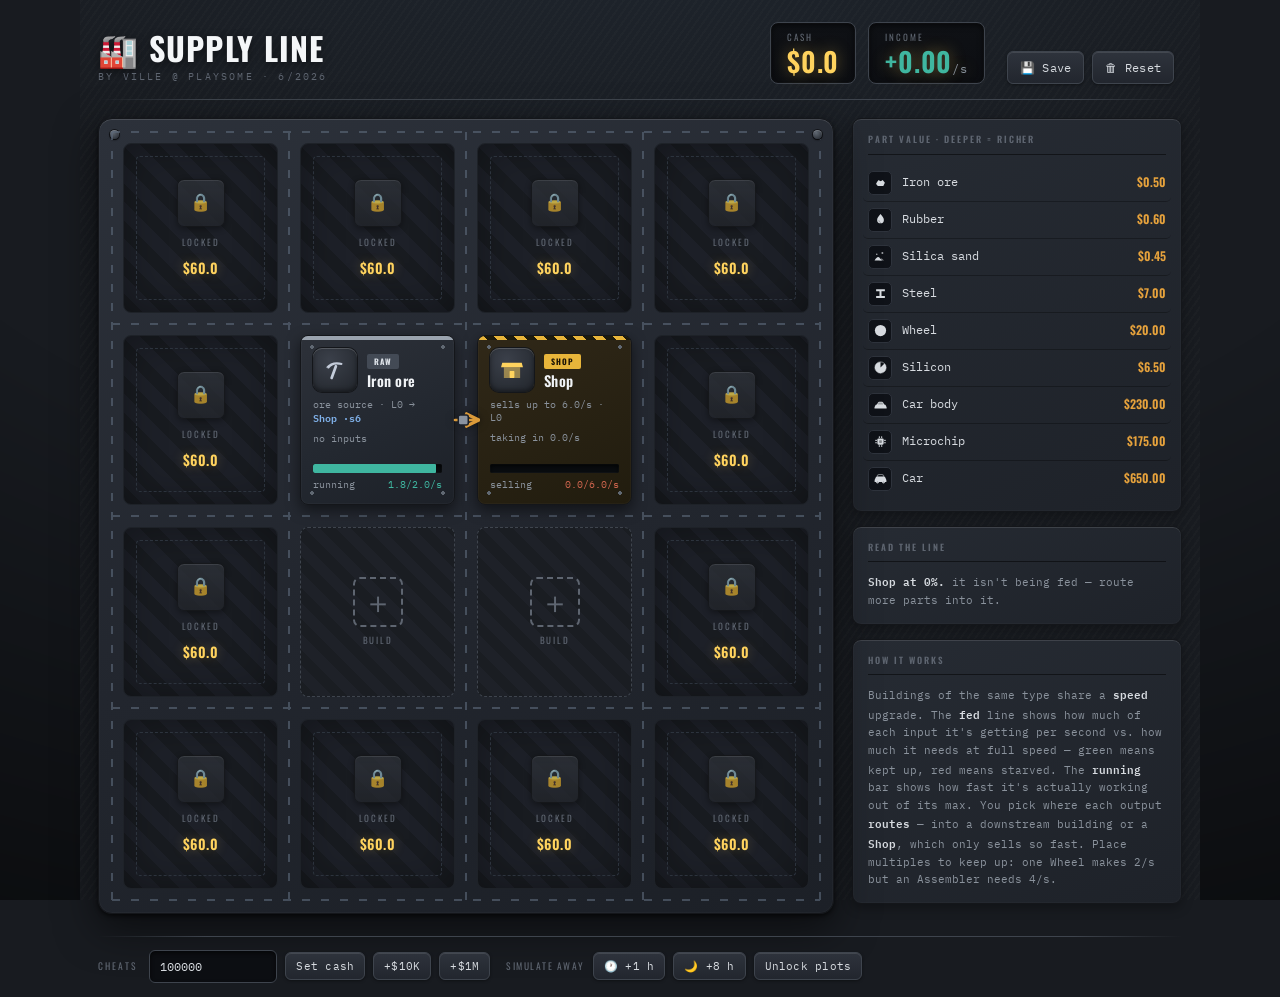
<file: index.html>
<!DOCTYPE html>
<html lang="en">
<head>
<meta charset="utf-8">
<meta name="viewport" content="width=device-width, initial-scale=1">
<title>SUPPLY LINE — idle prototype</title>
<link rel="preconnect" href="https://fonts.googleapis.com">
<link rel="preconnect" href="https://fonts.gstatic.com" crossorigin>
<link href="https://fonts.googleapis.com/css2?family=Anton&family=IBM+Plex+Mono:wght@400;500;600&family=Oswald:wght@400;500;600;700&display=swap" rel="stylesheet">
<link rel="stylesheet" href="css/style.css">
</head>
<body>
  <div class="topbar">
    <div><h1>🏭 Supply Line</h1><div class="sub">By Ville @ Playsome · 6/2026</div></div>
    <div class="readout">
      <div class="stat"><div class="k">Cash</div><div class="v">$<span id="cash">0</span></div></div>
      <div class="stat"><div class="k">Income</div><div class="v"><span id="rate">0</span><small>/s</small></div></div>
    </div>
    <div class="away"><button id="btn-save">💾 Save</button><button id="btn-reset">🗑 Reset</button><span id="save-status" class="save-flash"></span></div>
  </div>

  <div class="wrap">
    <div>
      <div class="gridwrap"><svg id="roads"></svg><div class="grid" id="grid"></div><svg id="routes"></svg><svg id="trucks"></svg></div>
    </div>
    <div>
      <div class="panel"><h2>Part value · deeper = richer</h2><div class="pl" id="parts"></div></div>
      <div class="panel"><h2>Read the line</h2><div class="hint" id="bottleneck">—</div></div>
      <div class="panel"><h2>How it works</h2><div class="hint">Buildings of the same type share a <b>speed</b> upgrade. The <b>fed</b> line shows how much of each input it's getting per second vs. how much it needs at full speed — green means kept up, red means starved. The <b>running</b> bar shows how fast it's actually working out of its max. You pick where each output <b>routes</b> — into a downstream building or a <b>Shop</b>, which only sells so fast. Place multiples to keep up: one Wheel makes 2/s but an Assembler needs 4/s.</div></div>
    </div>
  </div>

  <div id="hint" class="modehint" hidden></div>
  <div id="menu" class="ctxmenu" hidden></div>
  <div class="cheats">
    <div class="cheat-title">Cheats</div>
    <input id="cheat-cash" type="number" min="0" step="1000" value="100000">
    <button id="cheat-set-cash">Set cash</button>
    <button id="cheat-add-10k">+$10K</button>
    <button id="cheat-add-1m">+$1M</button>
    <span class="cheat-subtitle">Simulate away</span>
    <button id="away1">🕐 +1 h</button>
    <button id="away8">🌙 +8 h</button>
    <button id="cheat-unlock">Unlock plots</button>
  </div>

  <script type="module" src="js/main.js"></script>
</body>
</html>
</file>
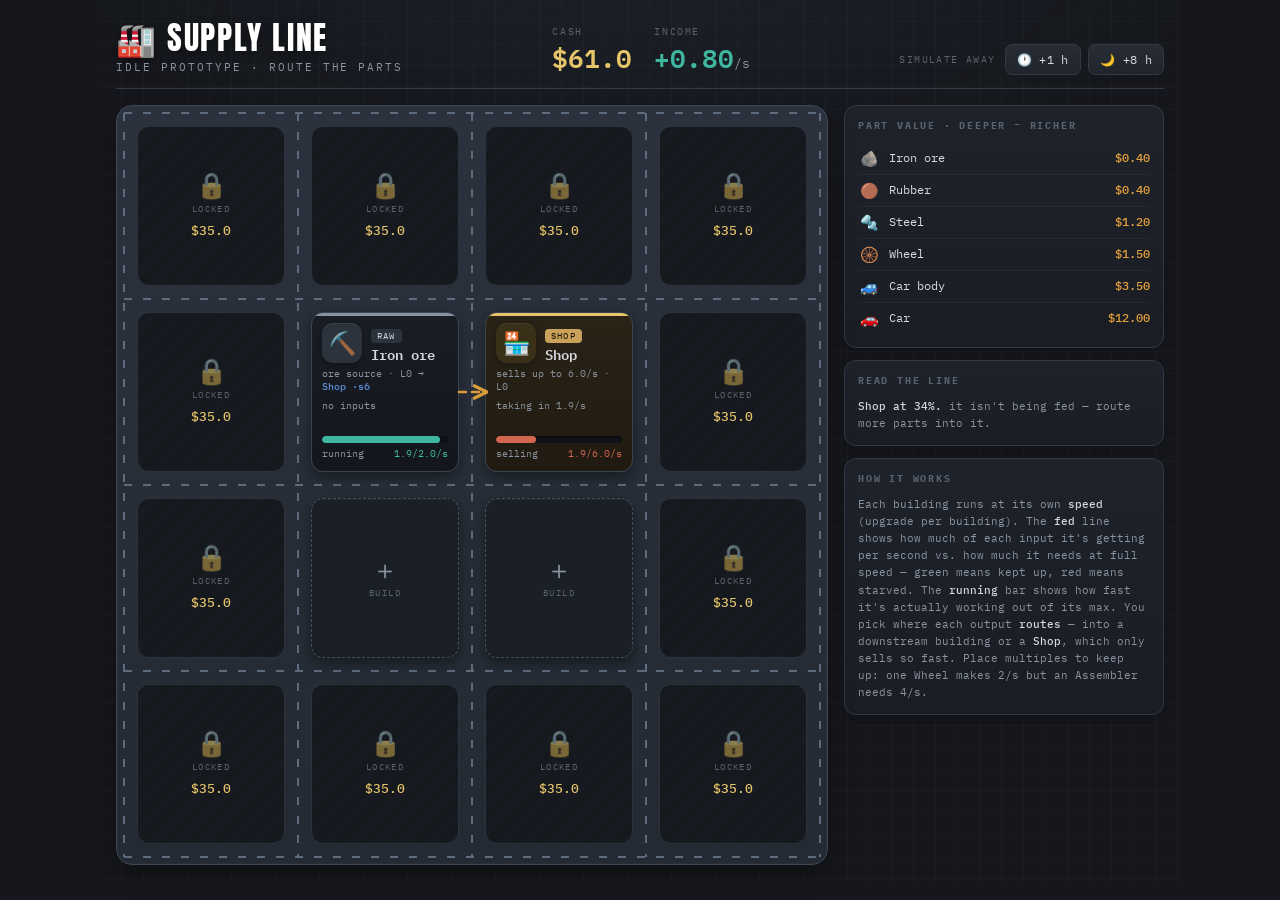
<file: supply-line.html>
<!DOCTYPE html>
<html lang="en">
<head>
<meta charset="utf-8">
<meta name="viewport" content="width=device-width, initial-scale=1">
<title>SUPPLY LINE — idle prototype</title>
<link rel="preconnect" href="https://fonts.googleapis.com">
<link rel="preconnect" href="https://fonts.gstatic.com" crossorigin>
<link href="https://fonts.googleapis.com/css2?family=Anton&family=IBM+Plex+Mono:wght@400;500;600&display=swap" rel="stylesheet">
<style>
  :root{--bg:#15171c;--panel:#1d2129;--panel2:#232831;--line:#333a45;--ink:#d6dae0;--dim:#8a93a0;--faint:#5b636f;
    --amber:#e6a23c;--teal:#3fb6a0;--red:#d2664f;--blue:#5b8fd6;--gold:#e6c46a;--mono:'IBM Plex Mono',ui-monospace,Menlo,monospace;}
  *{box-sizing:border-box}
  html,body{margin:0;background:var(--bg);color:var(--ink);font-family:var(--mono);font-size:14px;line-height:1.4}
  body{padding:16px;max-width:1080px;margin:0 auto;
    background-color:var(--bg);
    background-image:radial-gradient(900px 520px at 50% -140px,rgba(90,120,160,.12),transparent 68%),
      linear-gradient(transparent 95%,rgba(255,255,255,.02) 95%),linear-gradient(90deg,transparent 95%,rgba(255,255,255,.02) 95%);
    background-size:auto,22px 22px,22px 22px;}
  h1{font-family:'Anton',sans-serif;font-weight:400;letter-spacing:.05em;font-size:32px;margin:0;color:#fff;text-transform:uppercase;text-shadow:0 2px 10px rgba(0,0,0,.4)}
  .sub{color:var(--dim);font-size:11px;letter-spacing:.18em;text-transform:uppercase;margin-top:-1px}
  .topbar{display:flex;justify-content:space-between;align-items:flex-end;border-bottom:1px solid var(--line);padding-bottom:13px;margin-bottom:16px;gap:16px;flex-wrap:wrap}
  .readout{display:flex;gap:22px;align-items:flex-end}
  .stat .k{font-size:10px;letter-spacing:.16em;text-transform:uppercase;color:var(--faint)}
  .stat .v{font-size:26px;font-weight:600;color:var(--gold)}
  .stat .v small{font-size:13px;color:var(--dim);font-weight:400}
  .away{display:flex;gap:7px;align-items:center}
  .away .lbl{font-size:10px;letter-spacing:.14em;text-transform:uppercase;color:var(--faint);margin-right:2px}
  button{font-family:var(--mono);cursor:pointer;border:1px solid var(--line);background:linear-gradient(180deg,#272c35,#1f242d);color:var(--ink);
    padding:7px 11px;border-radius:7px;font-size:12px;letter-spacing:.03em;transition:transform .1s,border-color .1s,filter .1s}
  button:hover{border-color:var(--dim);filter:brightness(1.13)} button:active{transform:translateY(1px)}
  button:disabled{opacity:.32;cursor:not-allowed;filter:none}
  button.go{border-color:var(--teal);color:var(--teal)} button.route{border-color:var(--blue);color:var(--blue)}
  .wrap{display:grid;grid-template-columns:1fr 320px;gap:16px;align-items:start}
  @media(max-width:780px){.wrap{grid-template-columns:1fr}}
  .gridwrap{position:relative;padding:20px;border-radius:16px;border:1px solid #3c4655;
    background:linear-gradient(180deg,#2b323d,#242a33);box-shadow:0 8px 22px rgba(0,0,0,.35),0 0 0 1px rgba(255,255,255,.02) inset}
  #roads{position:absolute;top:0;left:0;width:100%;height:100%;pointer-events:none;z-index:0}
  #routes{position:absolute;top:0;left:0;width:100%;height:100%;pointer-events:none;z-index:2}
  .flow{stroke-dasharray:7 6;animation:flow .85s linear infinite}
  @keyframes flow{to{stroke-dashoffset:-13}}
  .grid{display:grid;grid-template-columns:repeat(4,1fr);gap:26px;position:relative;z-index:1}
  .slot{position:relative;min-height:160px;border:1px solid #3a4350;border-radius:12px;padding:10px;cursor:pointer;
    background:linear-gradient(180deg,#191d24,#13161c);display:flex;flex-direction:column;gap:5px;overflow:hidden;
    box-shadow:0 1px 0 rgba(255,255,255,.04) inset,0 5px 14px rgba(0,0,0,.4);transition:transform .12s,border-color .12s,box-shadow .12s,opacity .12s}
  .slot:hover{transform:translateY(-2px);border-color:var(--dim);box-shadow:0 1px 0 rgba(255,255,255,.05) inset,0 10px 22px rgba(0,0,0,.35)}
  .slot.sel{border-color:var(--amber);box-shadow:0 0 0 1px var(--amber) inset,0 0 0 3px rgba(230,162,60,.16),0 10px 22px rgba(0,0,0,.35)}
  .slot.valid{border-color:var(--blue);box-shadow:0 0 0 1px var(--blue) inset,0 0 0 3px rgba(91,143,214,.18);cursor:crosshair}
  .slot.dim{opacity:.3;filter:saturate(.55)}
  .slot.shop{background:linear-gradient(180deg,#2a2316,#201a11)}
  .stripe{position:absolute;top:0;left:0;right:0;height:3px}
  .hd{display:flex;align-items:center;gap:9px}
  .ico{width:40px;height:40px;flex:0 0 40px;border-radius:11px;display:flex;align-items:center;justify-content:center;font-size:22px;
    box-shadow:0 1px 0 rgba(255,255,255,.07) inset,0 2px 6px rgba(0,0,0,.3)}
  .ttl{min-width:0}
  .tag{font-size:8.5px;letter-spacing:.14em;text-transform:uppercase;padding:1px 6px;border-radius:4px;display:inline-block}
  .tag.d0{color:#cdd6df;background:#2c333d}.tag.d1{color:#0f1a18;background:#3fb6a0}.tag.d2{color:#1f1408;background:#cf9244}.tag.d3{color:#1a1305;background:#e6a23c}.tag.shop{color:#1a1305;background:#caa15a}
  .nm{font-weight:600;font-size:13.5px;line-height:1.15;margin-top:2px;white-space:nowrap;overflow:hidden;text-overflow:ellipsis}
  .lvl{font-size:9.5px;color:var(--dim);line-height:1.35}
  .lvl b{color:var(--blue);font-weight:500}.lvl b.un{color:var(--red)}
  .feed{font-size:10px;line-height:1.3;color:var(--dim)}
  .barwrap{margin-top:auto}
  .bar{height:7px;border-radius:4px;background:#0e1116;overflow:hidden;box-shadow:0 1px 1px rgba(0,0,0,.4) inset}
  .bar>i{display:block;height:100%;border-radius:4px;transition:width .2s,background .2s}
  .loadpct{font-size:10px;color:var(--dim);display:flex;justify-content:space-between;margin-top:4px}
  .slot.empty{align-items:center;justify-content:center;gap:5px;border-style:dashed;border-color:#454f5e;background:#1b2027;color:var(--faint)}
  .slot.empty:hover{border-color:var(--blue);background:#1f2733;transform:none}
  .slot.locked{align-items:center;justify-content:center;gap:6px;border-style:solid;border-color:#2c333d;
    background:repeating-linear-gradient(135deg,#15181d,#15181d 9px,#171b21 9px,#171b21 18px);color:var(--faint);box-shadow:none}
  .slot.locked:hover{border-color:var(--amber);background:repeating-linear-gradient(135deg,#191c22,#191c22 9px,#1d2128 9px,#1d2128 18px);transform:none}
  .lockico{font-size:25px;line-height:1;opacity:.55;filter:grayscale(.4)}
  .slot.locked:hover .lockico{opacity:.85}
  .lockcost{font-family:var(--mono);font-size:13px;font-weight:500;color:var(--gold)}
  .plus{font-size:26px;line-height:1;color:var(--dim)}
  .elbl{font-size:9px;letter-spacing:.16em;text-transform:uppercase}
  .cool{position:absolute;inset:0;background:rgba(20,22,27,.85);display:flex;align-items:center;justify-content:center;font-size:11px;letter-spacing:.1em;color:var(--blue)}
  .panel{border:1px solid var(--line);border-radius:12px;background:linear-gradient(180deg,#1e222a,#1a1d24);padding:13px;margin-bottom:12px;box-shadow:0 4px 12px rgba(0,0,0,.2)}
  .panel h2{font-size:10px;letter-spacing:.18em;text-transform:uppercase;color:var(--faint);margin:0 0 10px}
  .prow{display:flex;align-items:center;gap:9px;padding:5px 0;border-bottom:1px solid rgba(255,255,255,.045);font-size:12px}
  .prow:last-child{border-bottom:0}
  .pemoji{width:22px;text-align:center;font-size:15px}.pname{flex:1}.prow .pv{color:var(--amber);font-weight:500}
  .hint{font-size:11px;color:var(--dim);line-height:1.55}.hint b{color:var(--ink);font-weight:500}
  .placegrid{display:flex;flex-wrap:wrap;gap:8px}
  .placegrid.col{flex-direction:column;flex-wrap:nowrap;gap:6px}
  .placebtn{text-align:left;display:flex;flex-direction:column;gap:3px;min-width:138px;border-radius:8px;padding:8px 10px}
  .placebtn .pemoji{display:inline-block;width:auto;font-size:13px;margin-right:3px}
  .placebtn .pc{font-size:12px;color:var(--dim);letter-spacing:.01em}
  .ctxmenu{position:fixed;z-index:50;min-width:212px;max-width:300px;display:flex;flex-direction:column;gap:6px;padding:10px;
    border-radius:12px;border:1px solid #3a4350;background:linear-gradient(180deg,#262c35,#1d222a);box-shadow:0 14px 34px rgba(0,0,0,.55);font-size:12px}
  .ctxmenu[hidden]{display:none}
  .ctxmenu .mhead{font-size:10px;letter-spacing:.12em;text-transform:uppercase;color:var(--faint);display:flex;justify-content:space-between;align-items:baseline;gap:8px;margin:1px 1px 3px}
  .ctxmenu .mnow{color:var(--dim);text-transform:none;letter-spacing:0;font-size:11px;white-space:nowrap}
  .ctxmenu button{font-family:var(--mono);text-align:left;border:1px solid var(--line);border-radius:8px;padding:8px 10px;background:#222831;color:var(--ink);cursor:pointer;font-size:12px;transition:border-color .1s,background .1s}
  .ctxmenu button:hover:not(:disabled){border-color:var(--blue);background:#28303b}
  .ctxmenu button:disabled{opacity:.4;cursor:default}
  .ctxmenu button.go{border-color:var(--teal);color:#c2f0e7}
  .ctxmenu button.go:hover:not(:disabled){background:rgba(63,182,160,.14)}
  .ctxmenu button.danger{border-color:#5c3a34;color:#e2a092}
  .ctxmenu button.danger:hover:not(:disabled){border-color:var(--red);background:rgba(210,102,79,.12)}
  .ctxmenu .mnote{font-size:10px;color:var(--dim);line-height:1.45;margin-top:1px}
  .ctxmenu .placebtn{min-width:0;width:100%}
  .modehint{position:fixed;z-index:60;top:14px;left:50%;transform:translateX(-50%);display:flex;align-items:center;gap:12px;
    padding:8px 8px 8px 16px;border-radius:999px;border:1px solid var(--blue);background:rgba(28,33,41,.97);box-shadow:0 8px 24px rgba(0,0,0,.45);font-size:12px;color:var(--ink)}
  .modehint[hidden]{display:none}
  .modehint button{font-family:var(--mono);border:1px solid var(--line);border-radius:999px;padding:5px 12px;background:#222831;color:var(--ink);cursor:pointer;font-size:11px}
  .modehint button:hover{border-color:var(--red)}
  .row{display:flex;gap:8px;align-items:center;flex-wrap:wrap}.muted{color:var(--faint);font-size:11px}
</style>
</head>
<body>
  <div class="topbar">
    <div><h1>🏭 Supply Line</h1><div class="sub">idle prototype · route the parts</div></div>
    <div class="readout">
      <div class="stat"><div class="k">Cash</div><div class="v">$<span id="cash">0</span></div></div>
      <div class="stat"><div class="k">Income</div><div class="v"><span id="rate">0</span><small>/s</small></div></div>
    </div>
    <div class="away"><span class="lbl">simulate away</span><button id="away1">🕐 +1 h</button><button id="away8">🌙 +8 h</button></div>
  </div>

  <div class="wrap">
    <div>
      <div class="gridwrap"><svg id="roads"></svg><div class="grid" id="grid"></div><svg id="routes"></svg></div>
    </div>
    <div>
      <div class="panel"><h2>Part value · deeper = richer</h2><div class="pl" id="parts"></div></div>
      <div class="panel"><h2>Read the line</h2><div class="hint" id="bottleneck">—</div></div>
      <div class="panel"><h2>How it works</h2><div class="hint">Each building runs at its own <b>speed</b> (upgrade per building). The <b>fed</b> line shows how much of each input it's getting per second vs. how much it needs at full speed — green means kept up, red means starved. The <b>running</b> bar shows how fast it's actually working out of its max. You pick where each output <b>routes</b> — into a downstream building or a <b>Shop</b>, which only sells so fast. Place multiples to keep up: one Wheel makes 2/s but an Assembler needs 4/s.</div></div>
    </div>
  </div>

  <div id="hint" class="modehint" hidden></div>
  <div id="menu" class="ctxmenu" hidden></div>

<script>
//// ====== ECONOMY (validated separately) ======
const BUILDINGS = {
  mine:       {name:'Iron ore',  short:'Iron ore', out:'ore',    rate:2.0, inputs:[],                                  depth:0},
  tapper:     {name:'Rubber',    short:'Rubber',   out:'rubber', rate:2.0, inputs:[],                                  depth:0},
  smelter:    {name:'Steel',     short:'Steel',    out:'steel',  rate:2.0, inputs:[{res:'ore',qty:1}],                 depth:1},
  wheelworks: {name:'Wheel',     short:'Wheel',    out:'wheel',  rate:2.0, inputs:[{res:'rubber',qty:1}],              depth:1},
  bodyshop:   {name:'Car body',  short:'Car body', out:'body',   rate:1.0, inputs:[{res:'steel',qty:1}],               depth:2},
  assembler:  {name:'Assembler', short:'Assembler',out:'car',    rate:1.0, inputs:[{res:'body',qty:1},{res:'wheel',qty:4}], depth:3},
  shop:       {name:'Shop',      short:'Shop',     out:null,     rate:6.0, inputs:[],                                  depth:0},
};
const PRICE={ore:0.4, rubber:0.4, steel:1.2, wheel:1.5, body:3.5, car:12};
const RNAME={ore:'Iron ore',rubber:'Rubber',steel:'Steel',wheel:'Wheel',body:'Car body',car:'Car'};
const BASE_COST={shop:30, mine:20, tapper:20, smelter:55, wheelworks:75, bodyshop:150, assembler:300};
const PROD_ORDER=['mine','tapper','smelter','wheelworks','bodyshop','assembler'];
const ICON={mine:'⛏️',tapper:'🌳',smelter:'🔥',wheelworks:'🛞',bodyshop:'🛠️',assembler:'⚙️',shop:'🏪'};
const RESICON={ore:'🪨',rubber:'🟤',steel:'🔩',wheel:'🛞',body:'🚙',car:'🚗'};
const TIERCOL={d0:{s:'#8a93a0',c:'#2c333d'},d1:{s:'#3fb6a0',c:'#16312b'},d2:{s:'#cf9244',c:'#352512'},d3:{s:'#e6a23c',c:'#3a2c12'},shop:{s:'#e6c46a',c:'#3a2f17'}};
const OUT_CAP=15, IN_CAP=15, BAY_CAP=30, MOVE_COOLDOWN=3, OFFLINE_STEP=2;

const S={cash:60, cashRate:0, grid:Array(16).fill(null), speed:{}, open:Array(16).fill(false)};
for(const k in BUILDINGS) S.speed[k]=0;
[5,6,9,10].forEach(i=>S.open[i]=true); // center 2x2 unlocked at start
const rateOf=s=>BUILDINGS[s.type].rate*(1+0.25*S.speed[s.type]);
function newB(type,target){ const b={type,target:(target==null?null:target),load:0,runF:0,cooldown:0};
  if(type==='shop'){ b.bay={}; b.fedIn=0; } else { b.out=0; b.inbuf={}; b.fed={}; } return b; }
const baySum=b=>Object.values(b.bay).reduce((a,c)=>a+c,0);
const firstShop=()=>S.grid.findIndex(s=>s&&s.type==='shop');
const openCount=()=>S.open.filter(Boolean).length;
const unlockCost=()=>Math.round(35*Math.pow(1.45,openCount()-4));
S.grid[6]=newB('shop'); S.grid[5]=newB('mine',6);

function validTarget(srcIdx,tgtIdx){ const s=S.grid[srcIdx],t=S.grid[tgtIdx]; if(!s||!t||tgtIdx===srcIdx) return false;
  if(t.type==='shop') return true; return BUILDINGS[t.type].inputs.some(x=>x.res===BUILDINGS[s.type].out); }
function cleanTargets(){ S.grid.forEach(s=>{ if(s&&s.target!=null&&!S.grid[s.target]) s.target=null; }); }

function tick(dt){
  const c0=S.cash; cleanTargets();
  S.grid.forEach(s=>{ if(s&&s.cooldown>0) s.cooldown=Math.max(0,s.cooldown-dt); });
  const a=Math.min(1,dt/0.5), deliv={};
  function gotDelivered(ti,res,mv){ (deliv[ti]=deliv[ti]||{}); deliv[ti][res]=(deliv[ti][res]||0)+mv; }
  S.grid.forEach((s,i)=>{ if(!s||s.type==='shop'||s.cooldown>0||!s.out) return;
    const res=BUILDINGS[s.type].out, ti=s.target, t=ti==null?null:S.grid[ti]; if(!t) return;
    if(t.type==='shop'){ const room=BAY_CAP-baySum(t), mv=Math.min(s.out,room); if(mv>0){t.bay[res]=(t.bay[res]||0)+mv; s.out-=mv; gotDelivered(ti,res,mv);} }
    else if(BUILDINGS[t.type].inputs.some(x=>x.res===res)){ const room=IN_CAP-(t.inbuf[res]||0), mv=Math.min(s.out,room); if(mv>0){t.inbuf[res]=(t.inbuf[res]||0)+mv; s.out-=mv; gotDelivered(ti,res,mv);} } });
  for(const type of PROD_ORDER){
    S.grid.forEach((s,i)=>{ if(!s||s.type!==type||s.cooldown>0) return; const def=BUILDINGS[type], cap=rateOf(s)*dt;
      if(!def.inputs.length){ const p=Math.max(0,Math.min(cap,OUT_CAP-s.out)); s.out+=p; s.load=cap>0?p/cap:0; }
      else { let mo=cap; for(const inp of def.inputs) mo=Math.min(mo,(s.inbuf[inp.res]||0)/inp.qty); mo=Math.min(mo,OUT_CAP-s.out); mo=Math.max(0,mo);
        for(const inp of def.inputs) s.inbuf[inp.res]=(s.inbuf[inp.res]||0)-mo*inp.qty; s.out+=mo; s.load=cap>0?mo/cap:0; }
      s.runF+=(s.load-s.runF)*a; });
  }
  S.grid.forEach((s,i)=>{ if(!s||s.type!=='shop'||s.cooldown>0) return; let sellable=rateOf(s)*dt, sold=0;
    for(const res in s.bay){ if(sold>=sellable) break; const take=Math.min(s.bay[res],sellable-sold); s.bay[res]-=take; S.cash+=take*PRICE[res]; sold+=take; }
    s.load=sellable>0?sold/sellable:0; s.runF+=(s.load-s.runF)*a;
    const inTot=Object.values(deliv[i]||{}).reduce((x,y)=>x+y,0); s.fedIn+=((inTot/dt)-s.fedIn)*a; });
  S.grid.forEach((s,i)=>{ if(!s||s.cooldown>0||s.type==='shop'||!BUILDINGS[s.type].inputs.length) return;
    const d=deliv[i]||{}; for(const inp of BUILDINGS[s.type].inputs){ const inst=(d[inp.res]||0)/dt; s.fed[inp.res]=(s.fed[inp.res]||0)+(inst-(s.fed[inp.res]||0))*a; } });
  const r=(S.cash-c0)/dt; if(isFinite(r)) S.cashRate=S.cashRate*0.85+r*0.15;
}

//// ====== COSTS ======
const copies=type=>S.grid.filter(s=>s&&s.type===type).length;
const cost=type=>Math.round(BASE_COST[type]*Math.pow(1.4,copies(type)));
const speedCost=type=>Math.round(15*Math.pow(1.55,S.speed[type]));

//// ====== UI ======
let menuFor=null, moveFrom=null, routeMode=null;
const $=id=>document.getElementById(id);
const money=n=>n>=1e6?(n/1e6).toFixed(2)+'M':n>=1e4?Math.round(n).toLocaleString():n.toFixed(n<100?1:0);
const loadColor=l=>l>=0.85?'var(--teal)':l>=0.5?'var(--amber)':'var(--red)';
const tierTag=b=>b.short==='Shop'?'shop':'d'+b.depth;
const catLabel=b=>b.short==='Shop'?'shop':(b.depth===0?'raw':b.depth===3?'final':'part');
const tname=idx=>{const t=S.grid[idx];return t?BUILDINGS[t.type].short+' ·s'+idx:'?';};
const clamp01=x=>Math.max(0,Math.min(1,x||0));
const runText=s=>{const full=rateOf(s);return `${(clamp01(s.runF)*full).toFixed(1)}/${full.toFixed(1)}/s`;};
function feedHTML(s){
  const b=BUILDINGS[s.type], full=rateOf(s);
  if(s.type==='shop') return `taking in ${(s.fedIn||0).toFixed(1)}/s`;
  if(!b.inputs.length) return 'no inputs';
  return 'fed '+b.inputs.map(inp=>{ const need=inp.qty*full, f=(s.fed&&s.fed[inp.res])||0, stock=(s.inbuf&&s.inbuf[inp.res])||0;
    const col=(f>=need*0.97)?'var(--teal)':(stock>1?'var(--amber)':'var(--red)');
    return `<span style="color:${col}">${inp.res.slice(0,4)} ${f.toFixed(1)}/${need.toFixed(1)}</span>`; }).join(' · ');
}

function render(){
  $('cash').textContent=money(S.cash);
  $('rate').textContent=(S.cashRate>=0?'+':'')+S.cashRate.toFixed(2);
  $('rate').style.color=S.cashRate>=0?'var(--teal)':'var(--red)';

  let h='';
  S.grid.forEach((s,i)=>{
    let cls='slot', extra='';
    if(routeMode!=null){ if(i===routeMode) cls+=' sel'; else if(validTarget(routeMode,i)) cls+=' valid'; else cls+=' dim'; }
    else if(moveFrom!=null){ if(i===moveFrom) cls+=' sel'; else if(S.open[i]&&!S.grid[i]) cls+=' valid'; else cls+=' dim'; }
    else if(menuFor===i) cls+=' sel';
    if(!S.open[i]){ h+=`<div class="${cls} locked" data-i="${i}"><span class="lockico">🔒</span><span class="elbl">locked</span><span class="lockcost">$${money(unlockCost())}</span></div>`; return; }
    if(!s){ const mv=moveFrom!=null&&moveFrom!==i; h+=`<div class="${cls} empty" data-i="${i}"><span class="plus">${mv?'↳':'＋'}</span><span class="elbl">${mv?'move here':'build'}</span></div>`; return; }
    const b=BUILDINGS[s.type], isShop=s.type==='shop', frac=clamp01(s.runF), tc=TIERCOL[tierTag(b)];
    let sub;
    if(isShop) sub=`sells up to ${rateOf(s).toFixed(1)}/s · L${S.speed[s.type]}`;
    else { const tgt = s.target==null?'<b class="un">unrouted</b>':'→ <b>'+tname(s.target)+'</b>';
      const recipe = b.inputs.length?b.inputs.map(x=>x.qty+'·'+x.res.slice(0,3)).join(' ')+'►'+b.out:b.out+' source';
      sub=`${recipe} · L${S.speed[s.type]} ${tgt}`; }
    h+=`<div class="${cls} ${isShop?'shop':''}" data-i="${i}">
      <span class="stripe" style="background:${tc.s}"></span>
      <div class="hd"><span class="ico" style="background:${tc.c}">${ICON[s.type]}</span>
        <div class="ttl"><span class="tag ${tierTag(b)}">${catLabel(b)}</span><div class="nm">${b.short}</div></div></div>
      <div class="lvl">${sub}</div>
      <div class="feed">${feedHTML(s)}</div>
      <div class="barwrap"><div class="bar"><i class="lf" style="width:${Math.round(frac*100)}%;background:${loadColor(frac)}"></i></div>
        <div class="loadpct"><span>${isShop?'selling':'running'}</span><span class="lp" style="color:${loadColor(frac)}">${runText(s)}</span></div></div>
      ${s.cooldown>0?`<div class="cool">MOVING ${s.cooldown.toFixed(1)}s</div>`:''}
    </div>`;
  });
  $('grid').innerHTML=h;
  drawRoutes();

  let p='';
  ['ore','rubber','steel','wheel','body','car'].forEach(r=>{ p+=`<div class="prow"><span class="pemoji">${RESICON[r]}</span><span class="pname">${RNAME[r]}</span><span class="pv">$${PRICE[r].toFixed(2)}</span></div>`; });
  $('parts').innerHTML=p;

  renderMenu(); renderHint(); renderBottleneck();
}

function rectOf(i){ const el=document.querySelector('.slot[data-i="'+i+'"]'); if(!el) return null;
  // Measure relative to the roads SVG's own rendered position so the coordinate origin matches,
  // regardless of padding or which ancestor is the offset parent. (offsetLeft is relative to
  // .grid, which is inset by .gridwrap's padding — that mismatch caused the misalignment.)
  const base=$('roads').getBoundingClientRect(), r=el.getBoundingClientRect();
  const L=r.left-base.left, T=r.top-base.top, W=r.width, H=r.height;
  return {L,T,W,H,R:L+W,B:T+H,cx:L+W/2,cy:T+H/2}; }

function drawRoutes(){
  const wrap=$('grid').parentElement, roadsSvg=$('roads'), svg=$('routes');
  const W=wrap.clientWidth, H=wrap.clientHeight;
  [roadsSvg,svg].forEach(el=>{ el.setAttribute('width',W); el.setAttribute('height',H); });
  const r0=rectOf(0),r1=rectOf(1),r2=rectOf(2),r3=rectOf(3),c4=rectOf(4),c8=rectOf(8),c12=rectOf(12);
  if(!r0||!r1||!r2||!r3||!c4||!c8||!c12){ roadsSvg.innerHTML=''; svg.innerHTML=''; return; }
  const g=Math.max(3,r1.L-r0.R);
  const vx=[r0.L-g/2,(r0.R+r1.L)/2,(r1.R+r2.L)/2,(r2.R+r3.L)/2,r3.R+g/2];
  const hy=[r0.T-g/2,(r0.B+c4.T)/2,(c4.B+c8.T)/2,(c8.B+c12.T)/2,c12.B+g/2];
  const X0=vx[0],X1=vx[4],Y0=hy[0],Y1=hy[4];

  // The board background is asphalt, so the gaps already ARE the road surface.
  // We only add thin dashed lane markings down the centre of each gap. Being thin and
  // centred in a wide asphalt gap, a few px of drift is invisible and can never hit a tile.
  const seg=(x1,y1,x2,y2,sw,col,dash)=>`<line x1="${x1}" y1="${y1}" x2="${x2}" y2="${y2}" stroke="${col}" stroke-width="${sw}" stroke-linecap="butt"${dash?` stroke-dasharray="${dash}"`:''}/>`;
  let roads='';
  vx.forEach(x=>roads+=seg(x,Y0,x,Y1,2,'#5e6b7c','8 11'));
  hy.forEach(y=>roads+=seg(X0,y,X1,y,2,'#5e6b7c','8 11'));
  roadsSvg.innerHTML=roads;

  // Route arrows — orthogonal paths that stay on gap roads
  const defs=`<defs>
    <marker id="rha" viewBox="0 0 10 10" refX="8" refY="5" markerWidth="6.5" markerHeight="6.5" orient="auto"><path d="M1 1L9 5L1 9" fill="none" stroke="#e6a23c" stroke-width="1.9"/></marker>
    <marker id="rht" viewBox="0 0 10 10" refX="8" refY="5" markerWidth="6.5" markerHeight="6.5" orient="auto"><path d="M1 1L9 5L1 9" fill="none" stroke="#3fb6a0" stroke-width="1.9"/></marker>
  </defs>`;
  let paths='';
  S.grid.forEach((s,i)=>{ if(!s||s.type==='shop'||s.target==null||!S.grid[s.target]) return;
    const A=rectOf(i),B=rectOf(s.target); if(!A||!B) return;
    const ac=i%4,ar=(i/4)|0,bc=s.target%4,br=(s.target/4)|0;
    const shop=S.grid[s.target].type==='shop',col=shop?'#e6a23c':'#3fb6a0',mk=shop?'rha':'rht';
    let d;
    if(ac===bc){
      // Same column
      if(Math.abs(ar-br)===1){
        // Adjacent — straight through the single row gap (nothing in between)
        d = ar<br ? `M ${A.cx} ${A.B} L ${A.cx} ${B.T}` : `M ${A.cx} ${A.T} L ${A.cx} ${B.B}`;
      } else {
        // Non-adjacent — detour out to a side column-gap road to skip intermediate tiles
        const Rx=(ac<3)?vx[ac+1]:vx[ac], exitX=(ac<3)?A.R:A.L;
        const Ry=(ar<br)?hy[br]:hy[br+1], entryY=(ar<br)?B.T:B.B;
        d=`M ${exitX} ${A.cy} L ${Rx} ${A.cy} L ${Rx} ${Ry} L ${B.cx} ${Ry} L ${B.cx} ${entryY}`;
      }
    } else if(ar===br){
      // Same row
      if(Math.abs(bc-ac)===1){
        // Adjacent — straight across the single column gap
        d = bc>ac ? `M ${A.R} ${A.cy} L ${B.L} ${B.cy}` : `M ${A.L} ${A.cy} L ${B.R} ${B.cy}`;
      } else {
        // Non-adjacent — detour up to a row-gap road to skip intermediate tiles
        const Ry=hy[ar];
        d=`M ${A.cx} ${A.T} L ${A.cx} ${Ry} L ${B.cx} ${Ry} L ${B.cx} ${B.T}`;
      }
    } else {
      // Diagonal — exit side toward B, down a column-gap road, across a row-gap road, into B
      let Rx,exitX;
      if(bc>ac){Rx=vx[ac+1];exitX=A.R;} else {Rx=vx[ac];exitX=A.L;}
      let Ry,entryY;
      if(ar<br){Ry=hy[br];entryY=B.T;} else {Ry=hy[br+1];entryY=B.B;}
      d=`M ${exitX} ${A.cy} L ${Rx} ${A.cy} L ${Rx} ${Ry} L ${B.cx} ${Ry} L ${B.cx} ${entryY}`;
    }
    paths+=`<path class="flow" d="${d}" fill="none" stroke="${col}" stroke-width="2.6" stroke-linecap="round" stroke-linejoin="round" opacity="0.95" marker-end="url(#${mk})"/>`;
  });
  svg.innerHTML=defs+paths;
}

function renderMenu(){
  const m=$('menu');
  if(menuFor==null || routeMode!=null || moveFrom!=null){ m.hidden=true; m.innerHTML=''; return; }
  const i=menuFor, s=S.grid[i];
  let html;
  if(!S.open[i]){ const uc=unlockCost();
    html=`<div class="mhead">Locked plot</div>
      <button class="go" data-act="unlock" data-cost="${uc}" ${S.cash<uc?'disabled':''}>🔓 Unlock · $${money(uc)}</button>
      <div class="mnote">Expands your buildable area. Cost rises with each unlock.</div>`;
  } else if(!s){
    let btns=''; for(const k of ['shop','mine','tapper','smelter','wheelworks','bodyshop','assembler']){ const b=BUILDINGS[k],c=cost(k);
      btns+=`<button class="placebtn" data-place="${k}" data-cost="${c}" ${S.cash<c?'disabled':''}>
        <span><span class="pemoji">${ICON[k]}</span><span class="tag ${tierTag(b)}">${k==='shop'?'shop':'T'+b.depth}</span> ${b.name} · $${c}</span>
        <span class="pc">${k==='shop'?'sells '+b.rate+'/s':((b.inputs.length?b.inputs.map(x=>(x.qty>1?x.qty+'×':'')+RESICON[x.res]).join(' + ')+' → ':' → ')+RESICON[b.out]+' · '+b.rate+'/s')}</span></button>`; }
    html=`<div class="mhead">Build here</div><div class="placegrid col">${btns}</div>`;
  } else {
    const b=BUILDINGS[s.type], sc=speedCost(s.type), n=copies(s.type), next=(b.rate*(1+0.25*(S.speed[s.type]+1))).toFixed(1);
    const upLabel=(s.type==='shop'?'sell rate':'speed')+` → ${next}/s · $${sc}`;
    html=`<div class="mhead">${b.name}${n>1?` · all ${n}`:''}<span class="mnow">${s.type==='shop'?'sell point':'now '+rateOf(s).toFixed(2)+'/s'}</span></div>
      <button class="go" data-act="up" data-cost="${sc}" ${S.cash<sc?'disabled':''}>⏫ Upgrade ${upLabel}</button>
      ${s.type==='shop'?'':`<button data-act="route">↗ Set route</button>`}
      <button data-act="move">✥ Move (${MOVE_COOLDOWN}s downtime)</button>
      <button class="danger" data-act="remove">✕ Remove</button>`;
  }
  m.innerHTML=html; m.hidden=false; positionMenu(i);
}
function positionMenu(i){
  const el=document.querySelector('.slot[data-i="'+i+'"]'); const m=$('menu'); if(!el) return;
  const r=el.getBoundingClientRect(), mw=m.offsetWidth, mh=m.offsetHeight, pad=8;
  let left=r.right+10; if(left+mw>innerWidth-pad) left=r.left-mw-10;       // flip to the left if no room
  left=Math.max(pad,Math.min(left,innerWidth-mw-pad));
  let top=r.top; top=Math.max(pad,Math.min(top,innerHeight-mh-pad));
  m.style.left=left+'px'; m.style.top=top+'px';
}
function renderHint(){
  const el=$('hint');
  if(routeMode!=null){ el.hidden=false; el.innerHTML=`<span>Routing <b>${BUILDINGS[S.grid[routeMode].type].short}</b> — click a highlighted building or shop.</span><button data-h="cancel">Cancel</button>`; }
  else if(moveFrom!=null){ el.hidden=false; el.innerHTML=`<span>Moving <b>${BUILDINGS[S.grid[moveFrom].type].short}</b> — click an open empty plot.</span><button data-h="cancel">Cancel</button>`; }
  else { el.hidden=true; el.innerHTML=''; }
}

function renderBottleneck(){
  const el=$('bottleneck');
  if(firstShop()<0){ el.innerHTML='<b>No shop placed.</b> Nothing sells until you place a Shop and route a part to it.'; return; }
  let worst=null;
  S.grid.forEach((s,i)=>{ if(!s||s.cooldown>0)return; if(!worst||(s.load||0)<worst.s.load) worst={i,s,b:BUILDINGS[s.type]}; });
  if(!worst){ el.innerHTML='Place a producer to begin.'; return; }
  const {i,s,b}=worst;
  if(s.type==='shop'){ if(s.load>=0.9){ el.innerHTML=`<b>Shop maxed at 100%.</b> It can't sell fast enough — upgrade its sell rate or add another shop.`; return; } }
  if((s.load||0)>=0.85){ el.innerHTML=`<b>Line balanced.</b> Lowest is ${b.short} at ${Math.round((s.load||0)*100)}%. To grow income: push a part one stage deeper, scale a slow stage, or upgrade the shop.`; return; }
  let why='';
  if(s.type==='shop') why=`it isn't being fed — route more parts into it.`;
  else if(s.target==null) why=`it's <b>unrouted</b> — set a route to a downstream building or a shop.`;
  else if(b.inputs.length){
    const low=b.inputs.filter(x=>(s.inbuf[x.res]||0)<x.qty);
    if(low.length) why=`starved of <b>${low.map(x=>x.res).join(', ')}</b> — route ${low.length>1?'producers':'a producer'} into it, or add/upgrade upstream capacity.`;
    else why=`its output is backing up — its target can't take more (upgrade or duplicate the target, or upgrade the shop).`;
  } else { const t=S.grid[s.target];
    if(t&&t.type==='shop'&&(t.load||0)>=0.9) why=`its shop is maxed — upgrade the shop or add another.`;
    else why=`its target can't accept more — that downstream stage is the limit.`;
  }
  el.innerHTML=`<b>${b.short} at ${Math.round((s.load||0)*100)}%.</b> ${why}`;
}

// Per-frame visual update — touches values only, never rebuilds the grid (so clicks/hover stay stable)
function renderLive(){
  $('cash').textContent=money(S.cash);
  const r=$('rate'); r.textContent=(S.cashRate>=0?'+':'')+S.cashRate.toFixed(2); r.style.color=S.cashRate>=0?'var(--teal)':'var(--red)';
  let rebuild=false;
  document.querySelectorAll('.slot[data-i]').forEach(el=>{
    const s=S.grid[+el.dataset.i]; if(!s) return;
    const lf=el.querySelector('.lf');
    if(lf){ const frac=clamp01(s.runF), c=loadColor(frac); lf.style.width=Math.round(frac*100)+'%'; lf.style.background=c;
      const lp=el.querySelector('.lp'); if(lp){ lp.textContent=runText(s); lp.style.color=c; }
      const fe=el.querySelector('.feed'); if(fe) fe.innerHTML=feedHTML(s); }
    const cool=el.querySelector('.cool');
    if(s.cooldown>0){ if(cool) cool.textContent='MOVING '+s.cooldown.toFixed(1)+'s'; else rebuild=true; }
    else if(cool){ rebuild=true; }
  });
  document.querySelectorAll('#menu [data-cost]').forEach(btn=>{ btn.disabled = S.cash < +btn.dataset.cost; });
  renderBottleneck();
  if(rebuild) render();
}

//// ====== EVENTS ======
// Left-click: complete an active route/move, otherwise open the tile's context menu.
$('grid').addEventListener('click',e=>{
  const slot=e.target.closest('.slot'); if(!slot) return; const i=+slot.dataset.i;
  e.stopPropagation();
  if(routeMode!=null){ if(validTarget(routeMode,i)) S.grid[routeMode].target=i; routeMode=null; render(); return; }
  if(moveFrom!=null){ if(S.open[i]&&!S.grid[i]&&S.grid[moveFrom]){ S.grid[i]=S.grid[moveFrom]; S.grid[i].cooldown=MOVE_COOLDOWN; S.grid[moveFrom]=null; } moveFrom=null; render(); return; }
  menuFor=(menuFor===i?null:i); render();
});
// Right-click: do the primary action instantly — upgrade a building, unlock a plot.
$('grid').addEventListener('contextmenu',e=>{
  const slot=e.target.closest('.slot'); if(!slot) return; e.preventDefault(); const i=+slot.dataset.i;
  if(routeMode!=null||moveFrom!=null){ routeMode=null; moveFrom=null; render(); return; }
  const s=S.grid[i];
  if(!S.open[i]){ const c=unlockCost(); if(S.cash>=c){ S.cash-=c; S.open[i]=true; } menuFor=i; render(); return; }
  if(!s){ menuFor=i; render(); return; }                  // empty: no single default, open build menu
  const sc=speedCost(s.type); if(S.cash>=sc){ S.cash-=sc; S.speed[s.type]++; menuFor=null; } else { menuFor=i; } render();
});
// Context-menu button actions.
$('menu').addEventListener('click',e=>{
  e.stopPropagation();
  if(menuFor==null) return;
  const pb=e.target.closest('[data-place]');
  if(pb){ const k=pb.dataset.place,c=cost(k); if(S.cash>=c){ S.cash-=c; S.grid[menuFor]=newB(k, k==='shop'?null:(firstShop()<0?null:firstShop())); render(); } return; }
  const ab=e.target.closest('[data-act]'); if(!ab) return; const act=ab.dataset.act, i=menuFor, s=S.grid[i];
  if(act==='unlock'){ const c=unlockCost(); if(S.cash>=c){ S.cash-=c; S.open[i]=true; render(); } }
  else if(act==='up'){ const sc=speedCost(s.type); if(S.cash>=sc){ S.cash-=sc; S.speed[s.type]++; render(); } }
  else if(act==='route'){ routeMode=i; menuFor=null; render(); }
  else if(act==='move'){ moveFrom=i; menuFor=null; render(); }
  else if(act==='remove'){ S.grid[i]=null; menuFor=null; render(); }
});
$('hint').addEventListener('click',e=>{ if(e.target.closest('[data-h]')){ routeMode=null; moveFrom=null; render(); } });
// Click anywhere else dismisses the menu / cancels a pending mode.
document.addEventListener('click',e=>{
  if(menuFor==null&&routeMode==null&&moveFrom==null) return;
  if(e.target.closest('#grid')||e.target.closest('#menu')||e.target.closest('#hint')) return;
  menuFor=null; routeMode=null; moveFrom=null; render();
});
document.addEventListener('keydown',e=>{ if(e.key==='Escape'&&(menuFor!=null||routeMode!=null||moveFrom!=null)){ menuFor=null; routeMode=null; moveFrom=null; render(); } });
const simAway=h=>{ for(let k=0,n=h*3600/OFFLINE_STEP;k<n;k++) tick(OFFLINE_STEP); render(); };
$('away1').onclick=()=>simAway(1); $('away8').onclick=()=>simAway(8);

//// ====== LOOP ======
let last=performance.now(), acc=0;
function loop(now){ let dt=(now-last)/1000; last=now; if(dt>0.5)dt=0.5; tick(dt); acc+=dt; if(acc>=0.1){renderLive();acc=0;} requestAnimationFrame(loop); }
addEventListener('resize',()=>render());                                   // roads use live geometry, so recompute on resize
addEventListener('scroll',()=>{ if(menuFor!=null&&routeMode==null&&moveFrom==null) positionMenu(menuFor); },true);
render(); requestAnimationFrame(loop);
</script>
</body>
</html>
</file>
<file: css/style.css>
:root{
  --bg:#181b20; --bg2:#1a1d22;
  --panel:#1f2228; --panel2:#242830; --plate:#272c34;
  --line:#2e333c; --line2:#3e444d;
  --ink:#d7dbe0; --dim:#8a929c; --faint:#5e6570;
  --amber:#e6a23c; --teal:#3fb6a0; --red:#d2664f; --blue:#5b8fd6; --gold:#ffd35e;
  --amber-glow:rgba(230,162,60,.4); --teal-glow:rgba(63,182,160,.38); --blue-glow:rgba(91,143,214,.38);
  --mono:'IBM Plex Mono',ui-monospace,Menlo,monospace;
  --oswald:'Oswald',Impact,sans-serif;
}
*{box-sizing:border-box}
html{height:100%}
html,body{margin:0;background:var(--bg);color:var(--ink);font-family:var(--mono);font-size:14px;line-height:1.4}
body{
  padding:22px 18px 8px;max-width:1120px;margin:0 auto;min-height:100%;
  background-color:var(--bg);
  background-image:
    radial-gradient(1200px 560px at 50% -140px,rgba(100,140,180,.11),transparent 68%),
    repeating-linear-gradient(125deg,rgba(255,255,255,.016) 0 2px,transparent 2px 6px);
  background-size:auto,auto;
  background-attachment:fixed;
}
body::before{content:'';position:fixed;inset:0;pointer-events:none;z-index:-1;
  background:radial-gradient(130% 110% at 50% 0%,transparent 50%,rgba(0,0,0,.5) 100%)}

/* ─────────────────────── HEADER ─────────────────────── */
h1{font-family:var(--oswald);font-weight:700;letter-spacing:.04em;font-size:32px;margin:0;color:#f4f6f8;
  text-transform:uppercase;white-space:nowrap;line-height:1;text-shadow:0 2px 10px rgba(0,0,0,.45)}
.sub{color:var(--faint);font-size:10px;letter-spacing:.22em;text-transform:uppercase;margin-top:6px}
.topbar{display:flex;justify-content:space-between;align-items:flex-end;gap:18px;flex-wrap:wrap;
  padding-bottom:16px;margin-bottom:18px;position:relative}
.topbar::after{content:'';position:absolute;left:0;right:0;bottom:0;height:1px;
  background:linear-gradient(90deg,transparent,var(--line2) 10%,var(--line2) 90%,transparent)}
.readout{display:flex;gap:12px;align-items:stretch;margin-left:auto;margin-right:4px}
.stat{display:flex;flex-direction:column;gap:3px;padding:8px 16px;border-radius:8px;
  background:linear-gradient(180deg,#0f1115,#0c0e12);border:1px solid var(--line2);
  box-shadow:inset 0 2px 6px rgba(0,0,0,.65),inset 0 0 0 1px rgba(255,255,255,.025)}
.stat .k{font-size:9px;letter-spacing:.22em;text-transform:uppercase;color:var(--faint);font-family:var(--oswald)}
.stat .v{font-size:27px;font-weight:600;color:var(--gold);line-height:1.05;font-variant-numeric:tabular-nums;
  text-shadow:0 0 16px rgba(255,211,94,.38);font-family:var(--oswald);letter-spacing:.03em;white-space:nowrap}
.stat .v small{font-size:12px;color:var(--dim);font-weight:400;font-family:var(--mono)}
.away{display:flex;gap:8px;align-items:center}
.away .lbl{font-size:10px;letter-spacing:.14em;text-transform:uppercase;color:var(--faint);margin-right:2px}

/* ─────────────────────── CONTROLS ─────────────────────── */
button{font-family:var(--mono);cursor:pointer;border:1px solid var(--line2);
  background:linear-gradient(180deg,#2e333c,#22262e);color:var(--ink);
  padding:8px 12px;border-radius:6px;font-size:12px;letter-spacing:.02em;
  box-shadow:inset 0 1px 0 rgba(255,255,255,.1),0 1px 3px rgba(0,0,0,.4);
  transition:transform .1s,border-color .12s,filter .12s}
button:hover{border-color:var(--dim);filter:brightness(1.1);box-shadow:inset 0 1px 0 rgba(255,255,255,.12),0 3px 9px rgba(0,0,0,.4)}
button:active{transform:translateY(1px);filter:brightness(.96)}
button:disabled{opacity:.3;cursor:not-allowed;filter:none;box-shadow:none}
input{font-family:var(--mono);border:1px solid var(--line2);background:#0c0e12;color:var(--ink);
  border-radius:6px;padding:8px 10px;font-size:12px;box-shadow:inset 0 2px 4px rgba(0,0,0,.6)}
input:focus{outline:none;border-color:var(--blue);box-shadow:inset 0 2px 4px rgba(0,0,0,.6),0 0 0 3px var(--blue-glow)}
button.go{border-color:var(--teal);color:var(--teal)} button.route{border-color:var(--blue);color:var(--blue)}
.save-flash{font-size:11px;letter-spacing:.1em;color:var(--teal);opacity:0;transition:opacity .3s}
.save-flash.show{opacity:1}

/* ─────────────────────── LAYOUT ─────────────────────── */
.wrap{display:grid;grid-template-columns:1fr 330px;gap:18px;align-items:start}
@media(max-width:820px){.wrap{grid-template-columns:1fr}}

/* the factory floor — armoured plate */
.gridwrap{position:relative;padding:24px;border-radius:14px;
  border:1px solid #14161a;
  background:linear-gradient(160deg,#2c313a 0%,#22262e 55%,#1c2027 100%);
  box-shadow:inset 0 1px 0 rgba(255,255,255,.12),inset 0 0 0 1px rgba(255,255,255,.025),
    0 14px 42px rgba(0,0,0,.55),0 2px 4px rgba(0,0,0,.6)}
/* corner rivets on the floor plate */
.gridwrap::before,.gridwrap::after{
  content:'';position:absolute;width:9px;height:9px;border-radius:50%;
  background:radial-gradient(circle at 35% 30%,#606872,#20242b);
  box-shadow:inset 0 1px 0 rgba(255,255,255,.22),0 1px 2px rgba(0,0,0,.7),0 0 0 1px #14161a}
.gridwrap::before{top:11px;left:11px}
.gridwrap::after{top:11px;right:11px}
#roads{position:absolute;top:0;left:0;width:100%;height:100%;pointer-events:none;z-index:0;opacity:.6}
#routes{position:absolute;top:0;left:0;width:100%;height:100%;pointer-events:none;z-index:2;
  filter:drop-shadow(0 0 4px rgba(0,0,0,.6))}
#trucks{position:absolute;top:0;left:0;width:100%;height:100%;pointer-events:none;z-index:3}
.flow{stroke-dasharray:7 6;animation:flow .85s linear infinite}
@keyframes flow{to{stroke-dashoffset:-13}}
.grid{display:grid;grid-template-columns:repeat(4,1fr);gap:22px;position:relative;z-index:1}

/* ─────────────────────── SVG ICON SIZING ─────────────────────── */
.ico svg{width:26px;height:26px;display:block}
.pemoji svg{width:15px;height:15px;display:inline-block;vertical-align:middle}
.ctxmenu .pc svg{width:13px;height:13px;display:inline-block;vertical-align:middle}
.placebtn .pemoji svg{width:16px;height:16px;display:block}

/* ─────────────────────── BUILDING CARDS ─────────────────────── */
.slot{position:relative;min-height:170px;border:1px solid #14161a;border-radius:8px;padding:12px;cursor:pointer;
  background:linear-gradient(155deg,#2d3139 0%,#232830 55%,#1d2128 100%);
  display:flex;flex-direction:column;gap:6px;overflow:hidden;
  box-shadow:inset 0 1px 0 rgba(255,255,255,.12),inset 0 0 0 1px rgba(255,255,255,.025),0 5px 14px rgba(0,0,0,.5);
  transition:transform .13s cubic-bezier(.2,.7,.3,1),border-color .13s,box-shadow .13s,opacity .13s}
/* corner rivets */
.slot:not(.locked):not(.empty)::after{
  content:'';position:absolute;inset:5px;border-radius:5px;pointer-events:none;z-index:3;
  background:
    radial-gradient(circle at 6px 6px,#606872 0 1.7px,transparent 2px),
    radial-gradient(circle at calc(100% - 6px) 6px,#606872 0 1.7px,transparent 2px),
    radial-gradient(circle at 6px calc(100% - 6px),#606872 0 1.7px,transparent 2px),
    radial-gradient(circle at calc(100% - 6px) calc(100% - 6px),#606872 0 1.7px,transparent 2px)}
.slot:hover{transform:translateY(-2px);border-color:#424951;
  box-shadow:inset 0 1px 0 rgba(255,255,255,.15),0 10px 26px rgba(0,0,0,.5)}
.slot.sel{border-color:var(--amber);
  box-shadow:inset 0 1px 0 rgba(255,255,255,.15),0 0 0 3px var(--amber-glow),0 10px 26px rgba(0,0,0,.45)}
.slot.valid{border-color:var(--blue);cursor:crosshair;
  animation:validpulse 1.4s ease-in-out infinite}
@keyframes validpulse{
  0%,100%{box-shadow:inset 0 1px 0 rgba(255,255,255,.12),0 0 0 2px var(--blue-glow)}
  50%{box-shadow:inset 0 1px 0 rgba(255,255,255,.12),0 0 0 5px rgba(91,143,214,.18)}
}
.slot.dim{opacity:.28;filter:saturate(.5)}
.slot.shop{background:linear-gradient(155deg,#302818,#211c0e)}

/* tier accent stripes */
.stripe{position:absolute;top:0;left:0;right:0;height:4px;z-index:1}
.slot.t-d0 .stripe{background:#9aa3ae}
.slot.t-d1 .stripe{background:#3fb6a0}
.slot.t-d2 .stripe{background:#cf9244}
.slot.t-d3 .stripe{background:#e6a23c}
.slot.shop .stripe{background:repeating-linear-gradient(45deg,#e8b53a 0 7px,#1c1a0d 7px 14px)}

/* tier icon chip colors (bg via CSS; icon color via currentColor) */
.ico{width:44px;height:44px;flex:0 0 44px;border-radius:9px;display:flex;align-items:center;justify-content:center;
  background:radial-gradient(circle at 38% 28%,#3b404a,#21252b);
  box-shadow:inset 0 1px 0 rgba(255,255,255,.18),inset 0 -2px 4px rgba(0,0,0,.4),0 0 0 1px #14161a;
  position:relative}
.slot.t-d0 .ico{color:#c4ccda}
.slot.t-d1 .ico{color:#54cdb5}
.slot.t-d2 .ico{color:#e5a45a}
.slot.t-d3 .ico{color:#f5b14b}
.slot.shop .ico{color:#ffd35e}

/* tier tags */
.hd{display:flex;align-items:center;gap:10px;position:relative;z-index:1}
.ttl{min-width:0}
.tag{font-size:8px;letter-spacing:.14em;text-transform:uppercase;padding:2px 7px;border-radius:2px;
  display:inline-block;font-weight:700;font-family:var(--oswald)}
.tag.d0{background:#434a55;color:#dfe4ea}
.tag.d1{background:#2c8d7c;color:#eafff9}
.tag.d2{background:#8a5e22;color:#fde5be}
.tag.d3{background:#c98426;color:#1c1305}
.tag.shop{background:#e8b53a;color:#1c1305}
.nm{font-weight:600;font-size:14.5px;line-height:1.15;margin-top:3px;color:#f0f3f6;
  display:-webkit-box;-webkit-line-clamp:2;-webkit-box-orient:vertical;overflow:hidden;
  font-family:var(--oswald);letter-spacing:.02em}
.lvl{font-size:9.5px;color:var(--dim);line-height:1.4;position:relative;z-index:1}
.lvl b{color:#7fb0e8;font-weight:600}.lvl b.un{color:var(--red)}
.feed{font-size:10px;line-height:1.35;color:var(--dim);position:relative;z-index:1}

/* load bar — flat gunmetal with metallic sheen */
.barwrap{margin-top:auto;position:relative;z-index:1}
.bar{height:9px;background:#090c0f;overflow:hidden;position:relative;border-radius:2px;
  box-shadow:inset 0 2px 4px rgba(0,0,0,.8),inset 0 0 0 1px rgba(255,255,255,.03)}
.bar>i{display:block;height:100%;border-radius:1px;position:relative;overflow:hidden;
  transition:width .25s ease,background .25s;
  background-image:linear-gradient(180deg,rgba(255,255,255,.28) 0%,transparent 60%)}
.bar>i::after{content:'';position:absolute;inset:0;
  background:linear-gradient(90deg,transparent,rgba(255,255,255,.38),transparent);
  transform:translateX(-120%);animation:glint 2.6s linear infinite}
@keyframes glint{0%{transform:translateX(-120%)}60%,100%{transform:translateX(320%)}}
.loadpct{font-size:10px;color:var(--dim);display:flex;justify-content:space-between;margin-top:5px}
.loadpct .lp{font-variant-numeric:tabular-nums}

/* ─────────────────────── EMPTY PLOT ─────────────────────── */
.slot.empty{align-items:center;justify-content:center;gap:7px;
  border:1px dashed #3e444d;
  background:repeating-linear-gradient(45deg,#1a1d22 0 11px,#1e2128 11px 22px);
  color:var(--faint);box-shadow:none}
.slot.empty::after{display:none}
.slot.empty:hover{border-color:var(--blue);color:var(--blue);
  box-shadow:0 0 0 3px var(--blue-glow)}
.plus{font-size:30px;line-height:1;color:inherit;width:50px;height:50px;border-radius:7px;
  display:flex;align-items:center;justify-content:center;
  border:2px dashed currentColor;transition:color .13s}
.elbl{font-size:9px;letter-spacing:.2em;text-transform:uppercase;font-family:var(--oswald)}

/* ─────────────────────── LOCKED PLOT ─────────────────────── */
.slot.locked{align-items:center;justify-content:center;gap:9px;border:1px solid #1e2228;
  background:repeating-linear-gradient(45deg,#181b20 0 13px,#1d2028 13px 26px);
  color:var(--faint);box-shadow:inset 0 0 40px rgba(0,0,0,.35)}
.slot.locked::after{display:none}
.slot.locked::before{content:'';position:absolute;inset:12px;border:1px dashed #2c333d;border-radius:4px;pointer-events:none;transition:border-color .15s}
.slot.locked:hover{border-color:var(--amber);transform:translateY(-2px);
  box-shadow:0 0 0 3px var(--amber-glow)}
.slot.locked:hover::before{border-color:rgba(230,162,60,.5)}
.lockico{font-size:17px;width:48px;height:48px;border-radius:7px;display:flex;align-items:center;justify-content:center;
  background:linear-gradient(180deg,#2e333c,#22262e);border:1px solid #14161a;
  box-shadow:inset 0 1px 0 rgba(255,255,255,.12),0 2px 6px rgba(0,0,0,.5);
  transition:all .14s;filter:grayscale(.2);opacity:.75}
.slot.locked:hover .lockico{opacity:1;border-color:var(--amber);
  box-shadow:inset 0 1px 0 rgba(255,255,255,.15),0 0 14px var(--amber-glow);filter:grayscale(0)}
.lockcost{font-size:14px;font-weight:600;color:var(--gold);font-family:var(--oswald);letter-spacing:.04em;
  text-shadow:0 0 12px rgba(255,211,94,.28)}
.cool{position:absolute;inset:0;background:rgba(10,12,16,.88);backdrop-filter:blur(1px);
  display:flex;align-items:center;justify-content:center;font-size:11px;
  letter-spacing:.14em;color:var(--blue);font-family:var(--oswald);z-index:4;
  text-shadow:0 0 8px var(--blue-glow)}

/* ─────────────────────── SIDEBAR ─────────────────────── */
.panel{border:1px solid #14161a;border-radius:9px;
  background:linear-gradient(155deg,#262b33,#1e2229);
  padding:14px 15px;margin-bottom:14px;
  box-shadow:inset 0 1px 0 rgba(255,255,255,.1),inset 0 0 0 1px rgba(255,255,255,.02),0 4px 12px rgba(0,0,0,.3)}
.panel h2{font-size:9px;letter-spacing:.22em;text-transform:uppercase;color:var(--faint);
  margin:0 0 10px;padding-bottom:8px;border-bottom:1px solid rgba(0,0,0,.5);
  font-family:var(--oswald);font-weight:600}
.prow{display:flex;align-items:center;gap:10px;padding:6px 5px;margin:0 -5px;border-radius:5px;font-size:12px;
  transition:background .1s;border-bottom:1px solid rgba(0,0,0,.3)}
.prow:hover{background:rgba(255,255,255,.035)}
.prow:last-child{border-bottom:0}
.pemoji{width:24px;height:24px;display:flex;align-items:center;justify-content:center;
  background:#0f1218;border:1px solid var(--line);border-radius:5px;flex:0 0 24px}
.pname{flex:1;color:var(--ink)}
.prow .pv{color:var(--amber);font-weight:600;font-variant-numeric:tabular-nums;font-family:var(--oswald)}
.hint{font-size:11px;color:var(--dim);line-height:1.6}.hint b{color:var(--ink);font-weight:600}

/* ─────────────────────── CONTEXT MENU ─────────────────────── */
.placegrid{display:flex;flex-wrap:wrap;gap:8px}
.placegrid.col{flex-direction:column;flex-wrap:nowrap;gap:6px}
.placebtn{text-align:left;display:flex;flex-direction:column;gap:3px;min-width:138px;border-radius:7px;padding:9px 11px}
.placebtn .pemoji{display:flex;align-items:center;justify-content:center;width:18px;height:18px;background:none;border:none;border-radius:4px;flex:0 0 18px}
.placebtn .pc{font-size:11.5px;color:var(--dim);letter-spacing:.01em}
.ctxmenu{position:fixed;z-index:50;min-width:216px;max-width:300px;display:flex;flex-direction:column;gap:6px;padding:11px;
  max-height:calc(100vh - 28px);overflow-y:auto;
  border-radius:10px;border:1px solid #14161a;
  background:linear-gradient(180deg,#262c36,#1a1f27);
  box-shadow:inset 0 1px 0 rgba(255,255,255,.1),0 20px 50px rgba(0,0,0,.65);font-size:12px}
.ctxmenu[hidden]{display:none}
.ctxmenu .mhead{font-size:9.5px;letter-spacing:.16em;text-transform:uppercase;color:var(--faint);
  font-family:var(--oswald);font-weight:600;
  display:flex;justify-content:space-between;align-items:baseline;gap:8px;
  margin:1px 1px 4px;padding-bottom:7px;border-bottom:1px solid rgba(0,0,0,.5)}
.ctxmenu .mnow{color:var(--dim);text-transform:none;letter-spacing:0;font-size:11px;white-space:nowrap;font-family:var(--mono)}
.ctxmenu button{font-family:var(--mono);text-align:left;border:1px solid var(--line2);border-radius:7px;padding:9px 11px;
  background:#202530;color:var(--ink);cursor:pointer;font-size:12px;transition:border-color .1s,background .1s}
.ctxmenu button:hover:not(:disabled){border-color:var(--blue);background:#272f3c}
.ctxmenu button:disabled{opacity:.38;cursor:default}
.ctxmenu button.go{border-color:var(--teal);color:#c2f0e7}
.ctxmenu button.go:hover:not(:disabled){background:rgba(63,182,160,.13)}
.ctxmenu button.danger{border-color:#5c3a34;color:#e2a092}
.ctxmenu button.danger:hover:not(:disabled){border-color:var(--red);background:rgba(210,102,79,.11)}
.ctxmenu .mnote{font-size:10px;color:var(--dim);line-height:1.5;margin-top:1px}
.ctxmenu .placebtn{min-width:0;width:100%}

/* ─────────────────────── MODE HINT ─────────────────────── */
.modehint{position:fixed;z-index:60;top:16px;left:50%;transform:translateX(-50%);
  display:flex;align-items:center;gap:12px;padding:8px 8px 8px 17px;border-radius:999px;
  border:1px solid var(--blue);background:rgba(20,24,30,.97);
  box-shadow:0 12px 32px rgba(0,0,0,.55),0 0 0 4px var(--blue-glow);
  font-size:12px;color:var(--ink);backdrop-filter:blur(4px)}
.modehint[hidden]{display:none}
.modehint button{font-family:var(--mono);border:1px solid var(--line2);border-radius:999px;padding:5px 13px;
  background:#1e2430;color:var(--ink);cursor:pointer;font-size:11px}
.modehint button:hover{border-color:var(--red);color:var(--red)}

/* ─────────────────────── CHEATS ─────────────────────── */
.cheats{display:flex;align-items:center;gap:8px;flex-wrap:wrap;margin-top:18px;padding:14px 0 6px;position:relative}
.cheats::before{content:'';position:absolute;top:0;left:0;right:0;height:1px;
  background:linear-gradient(90deg,transparent,var(--line2) 10%,var(--line2) 90%,transparent)}
.cheat-title{font-size:9.5px;letter-spacing:.2em;text-transform:uppercase;color:var(--faint);margin-right:4px;font-family:var(--oswald)}
.cheat-subtitle{font-size:9.5px;letter-spacing:.16em;text-transform:uppercase;color:var(--faint);margin-left:8px;font-family:var(--oswald)}
.cheats input{width:128px}
.cheats button{font-size:11px;padding:6px 10px}
.row{display:flex;gap:8px;align-items:center;flex-wrap:wrap}.muted{color:var(--faint);font-size:11px}

@media(prefers-reduced-motion:reduce){
  .flow{animation:none}
  .bar>i::after{display:none}
  .slot.valid{animation:none}
  .slot{transition:none}
}
</file>
